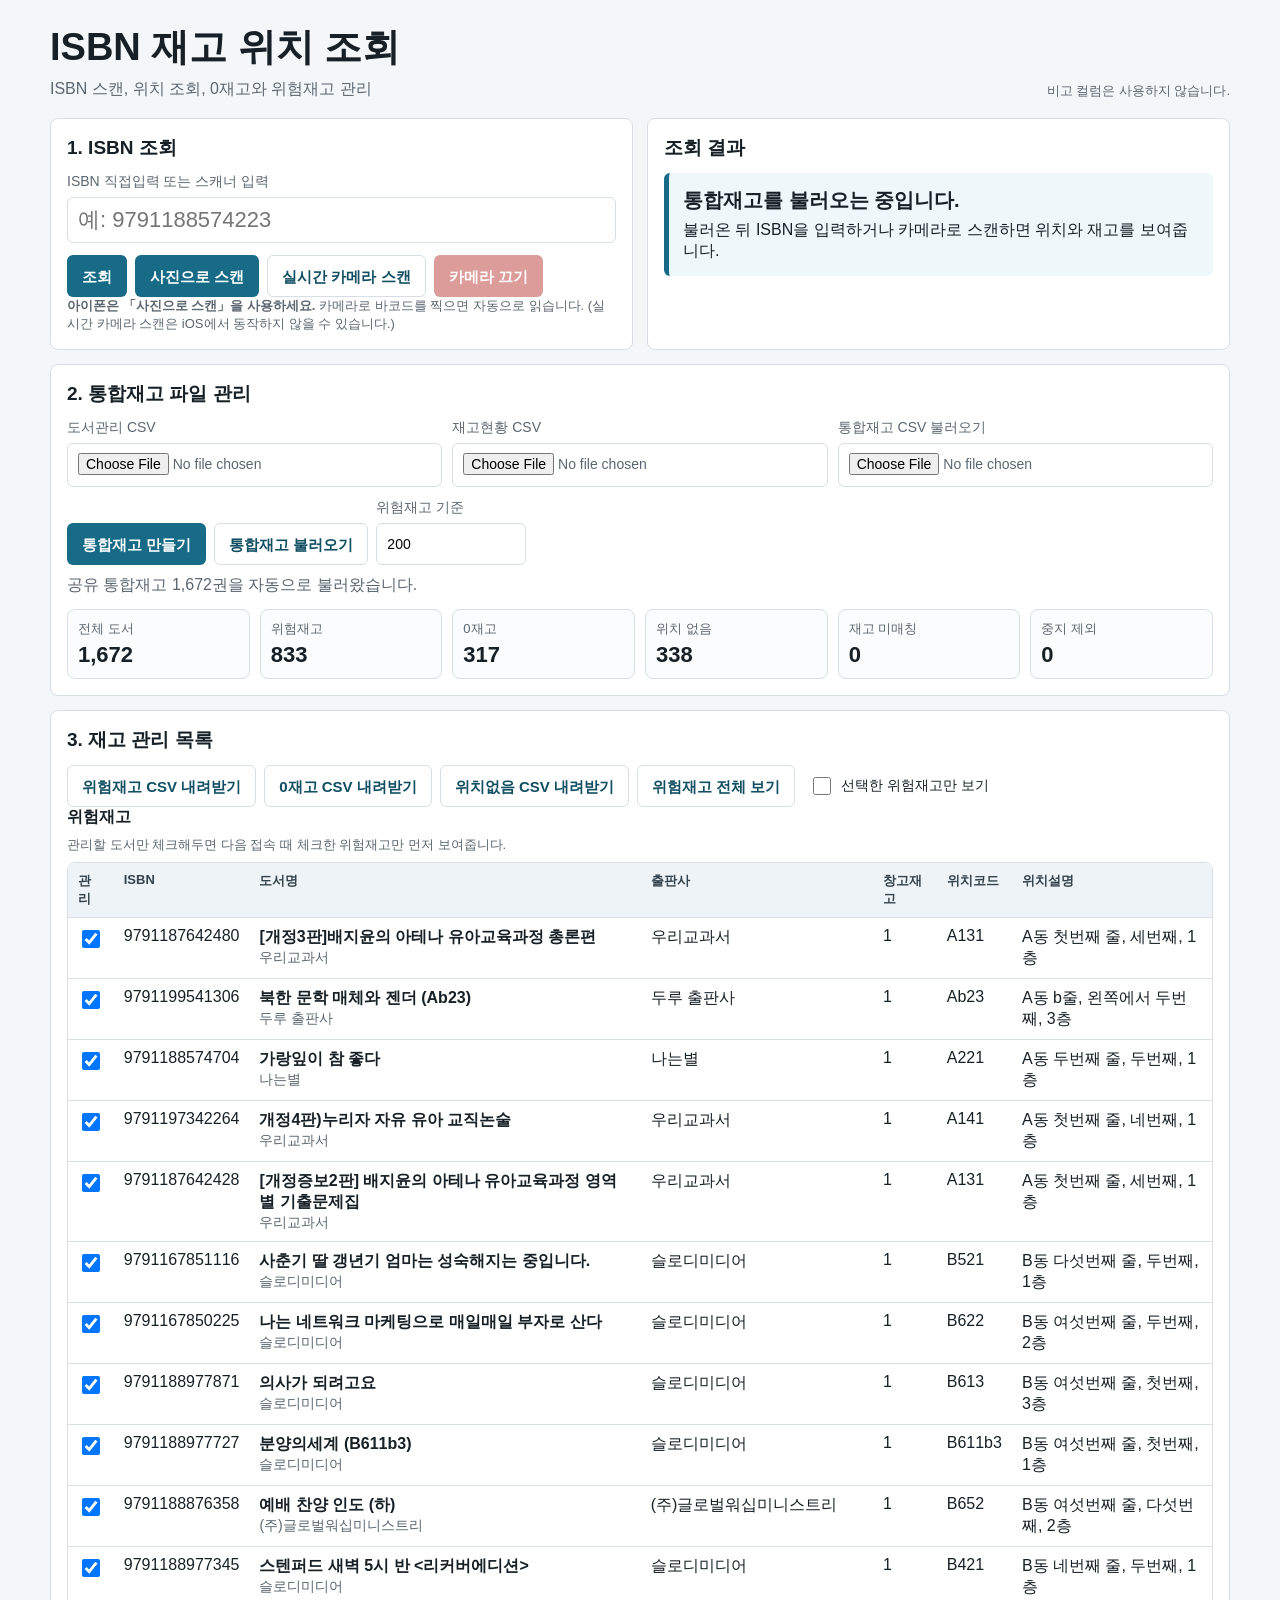
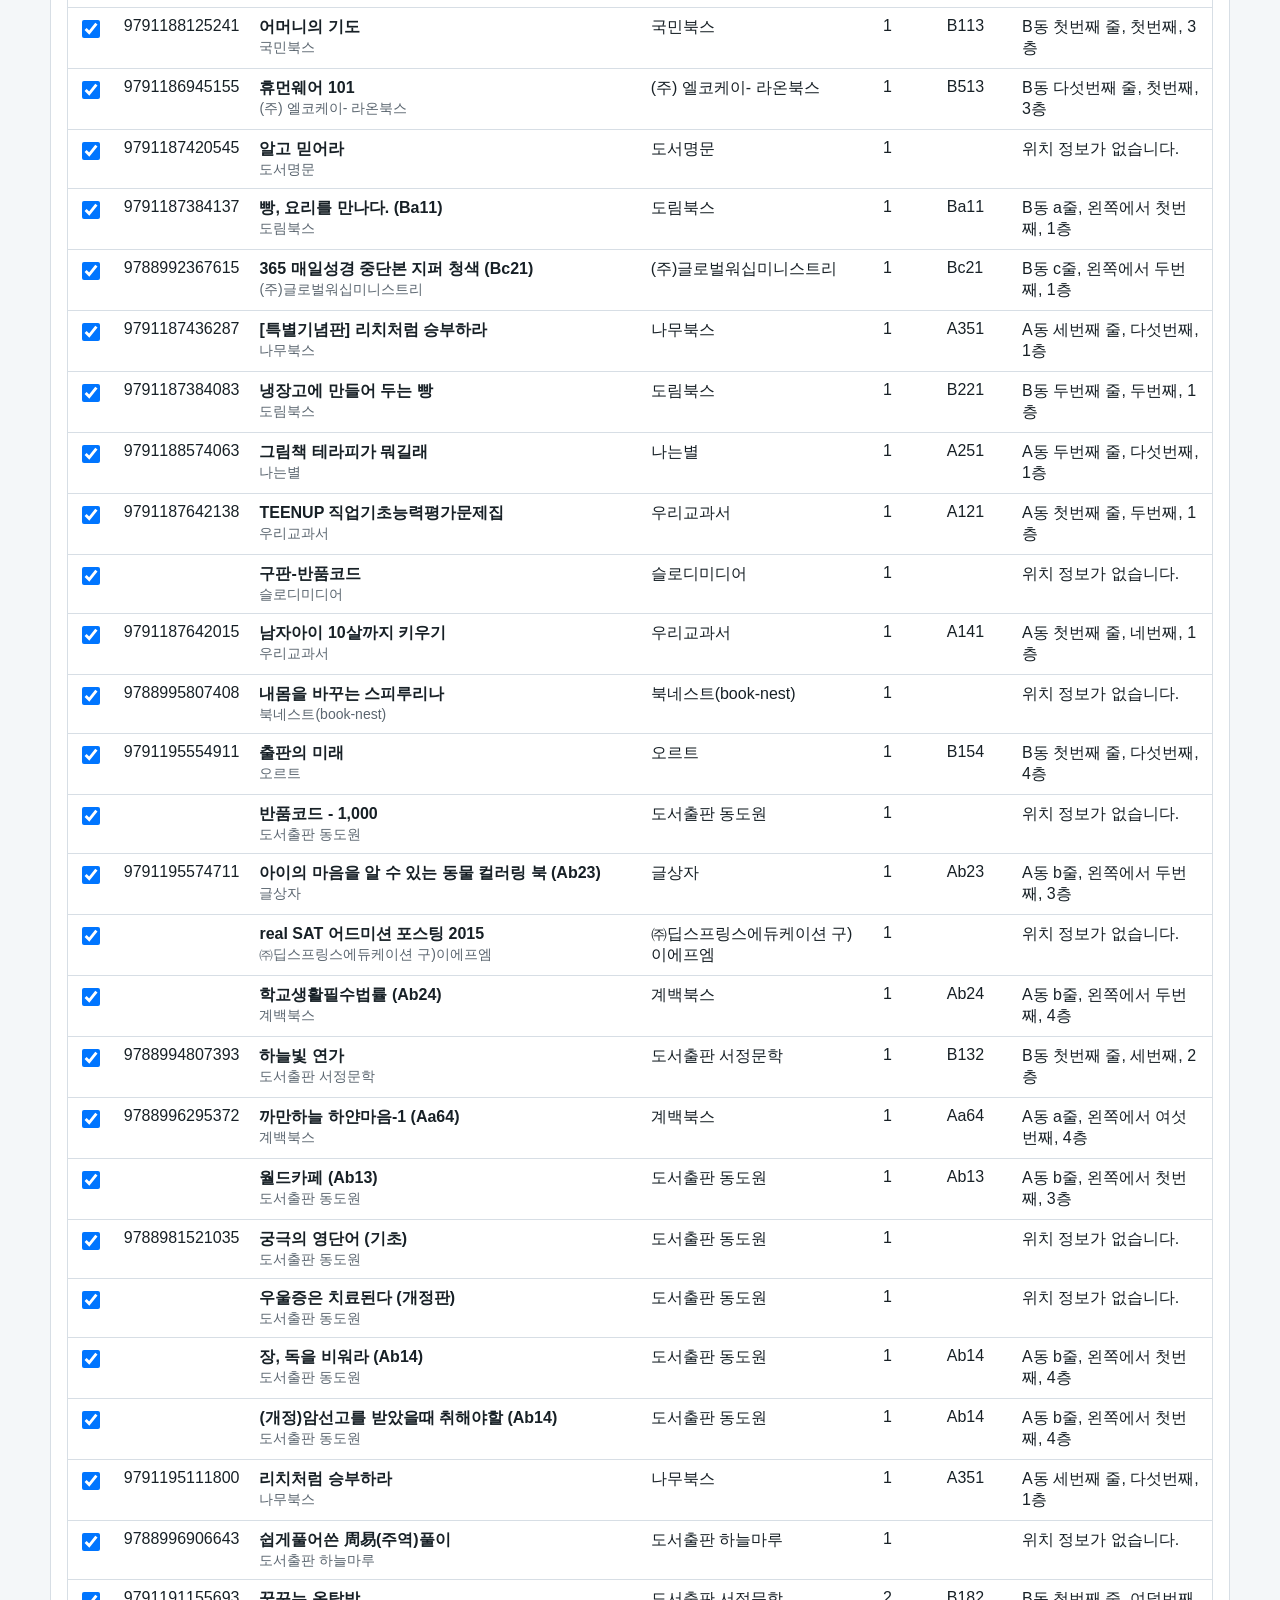
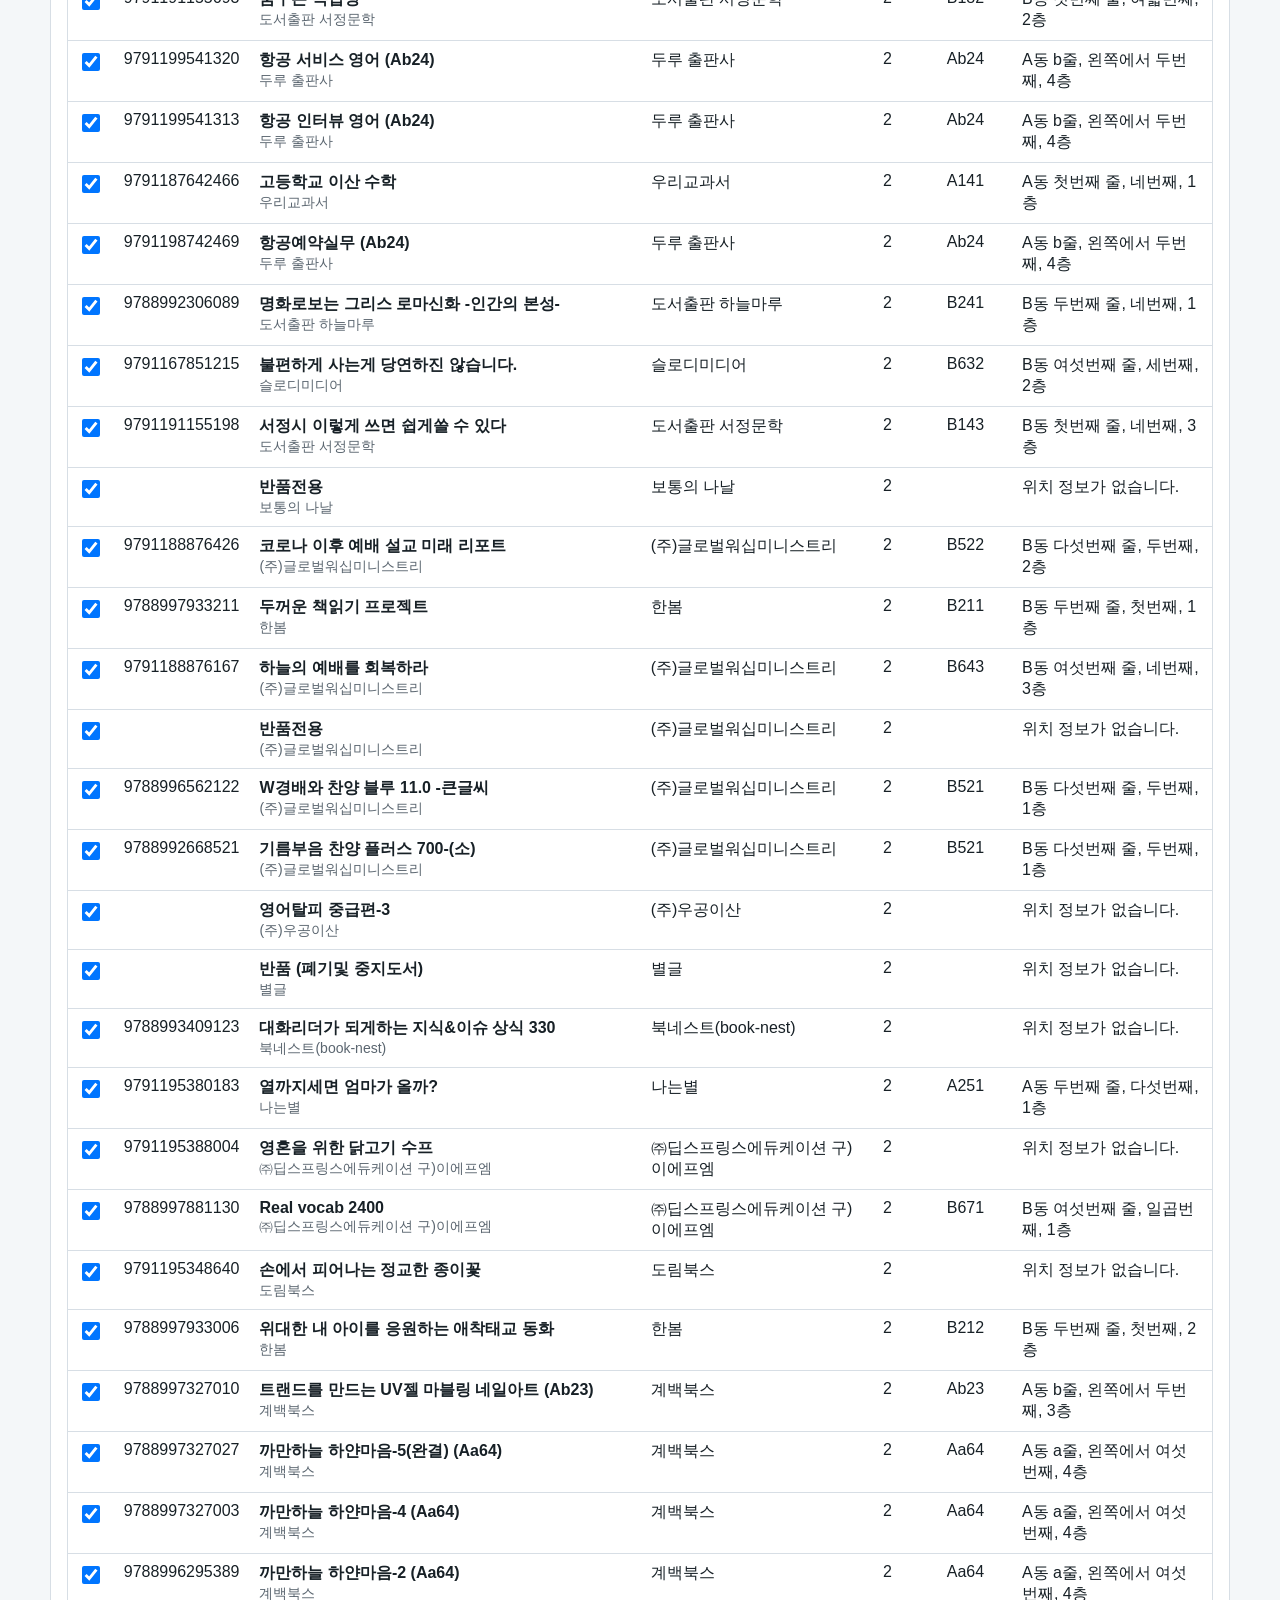
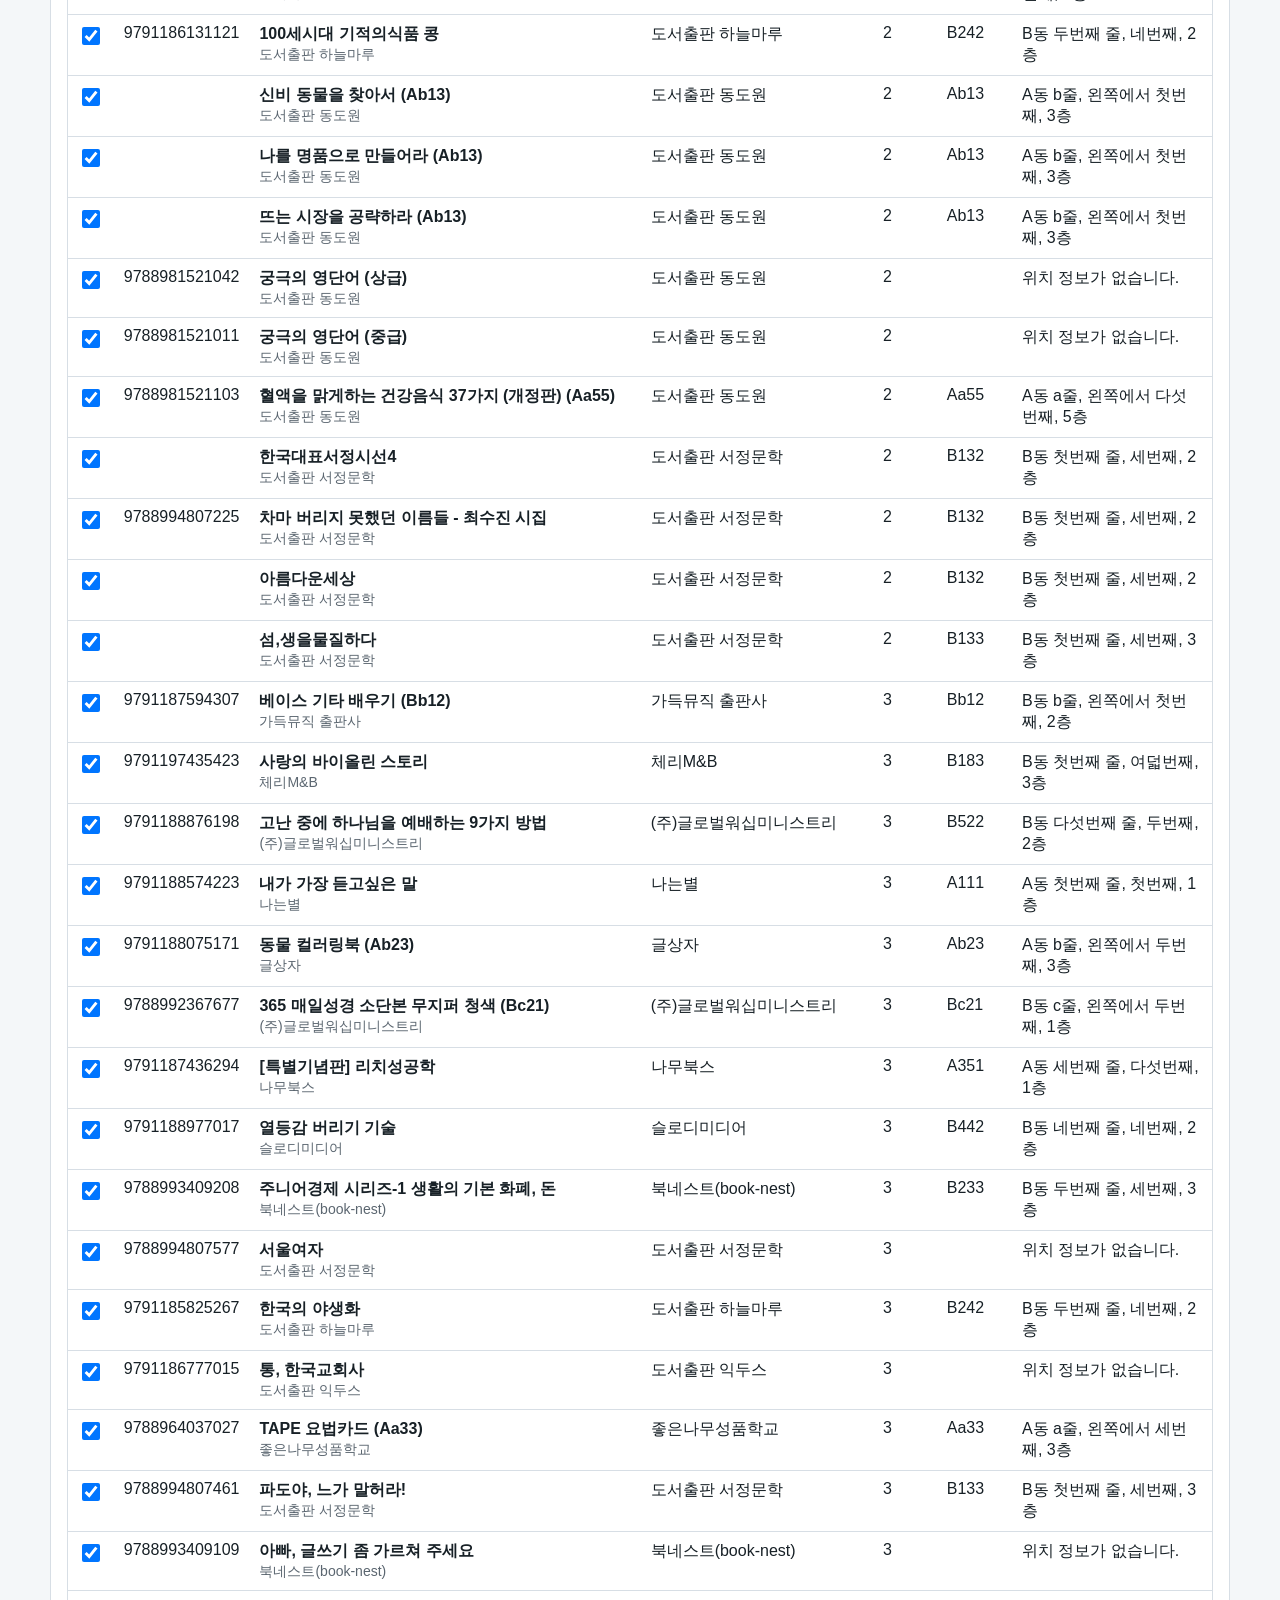
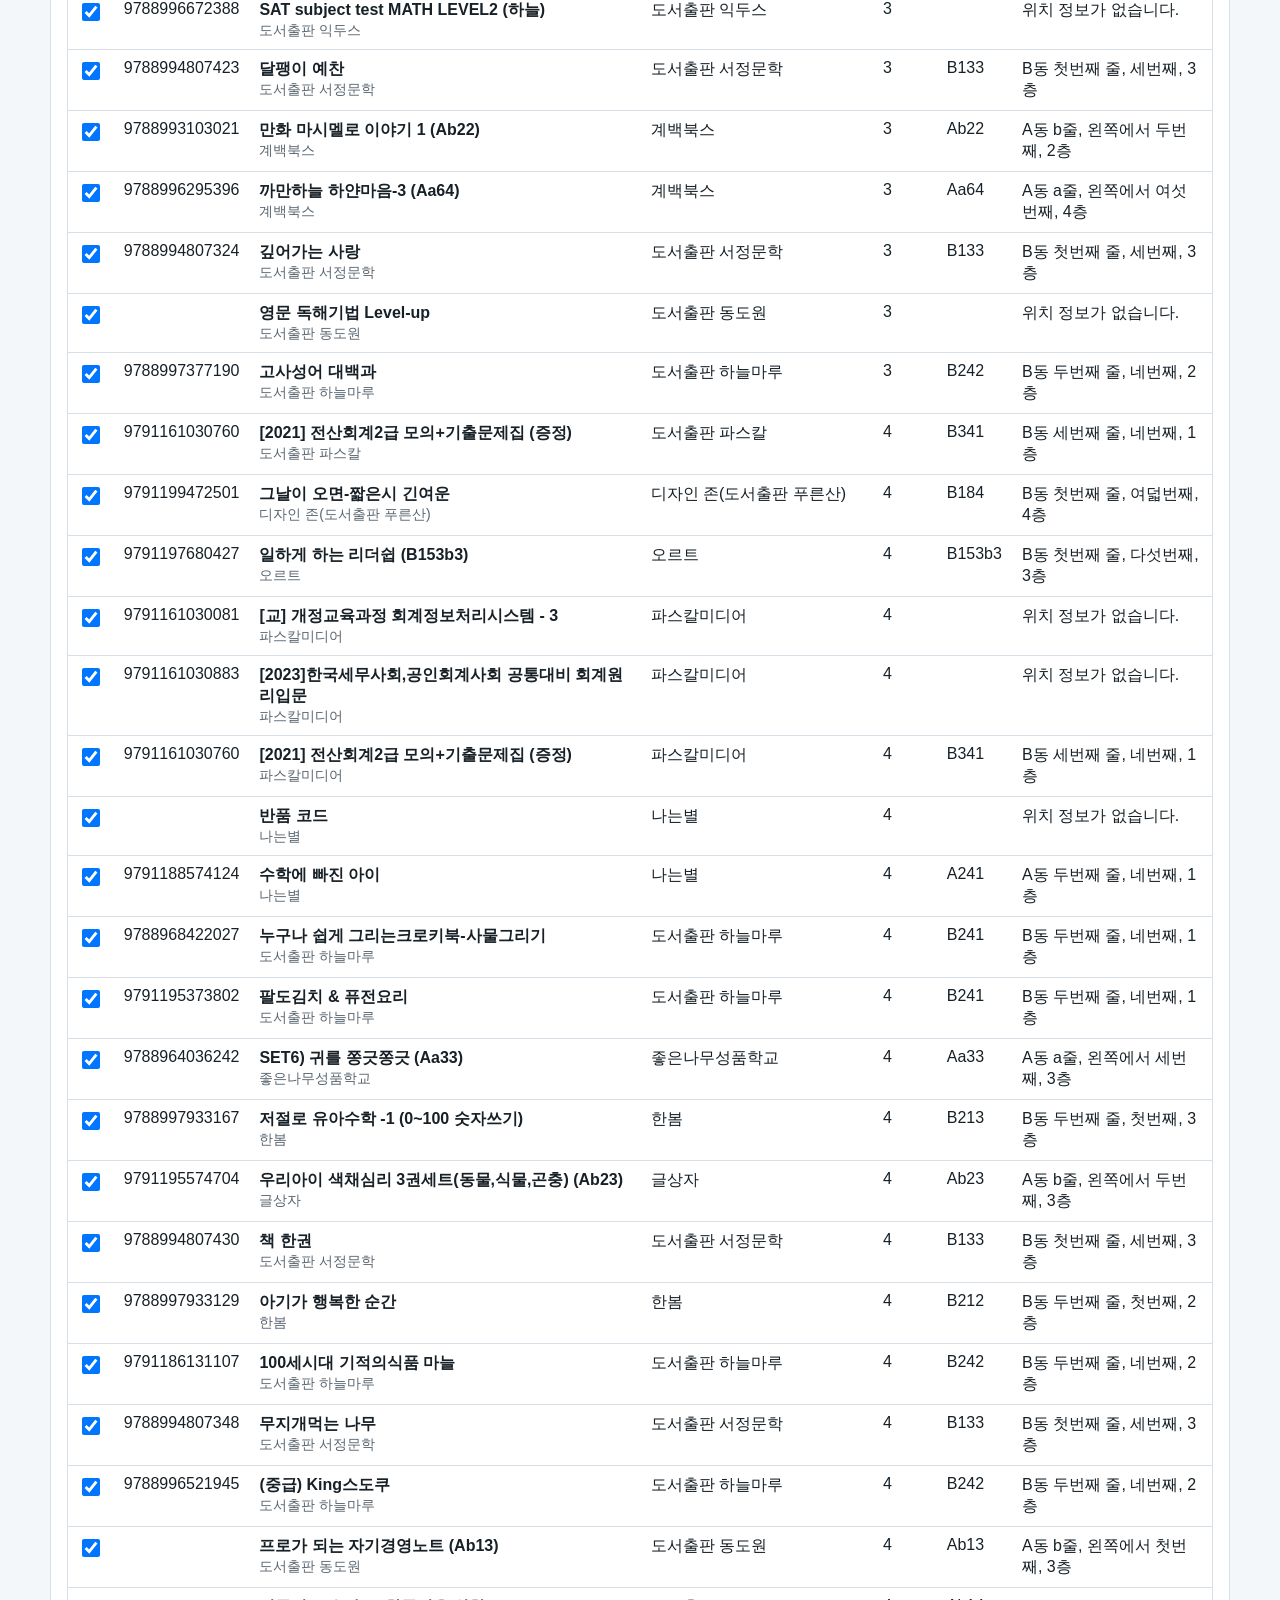
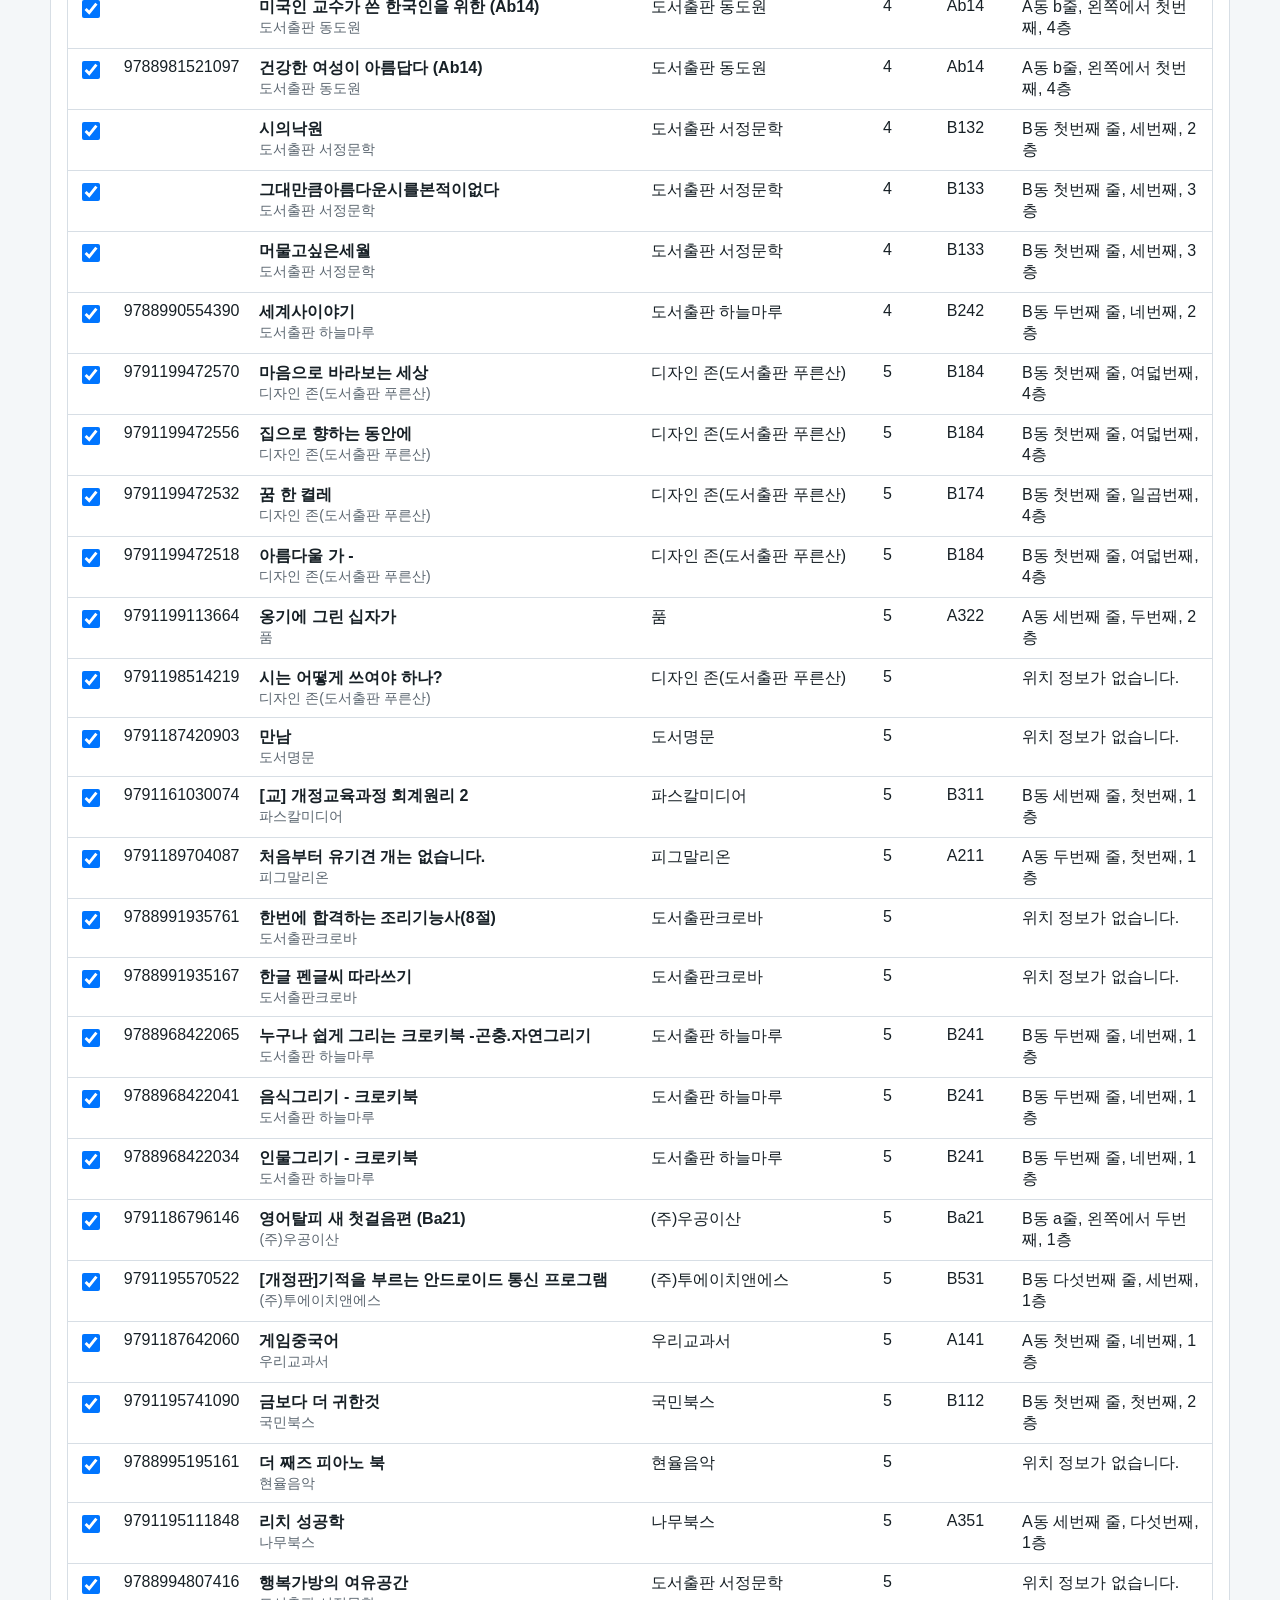
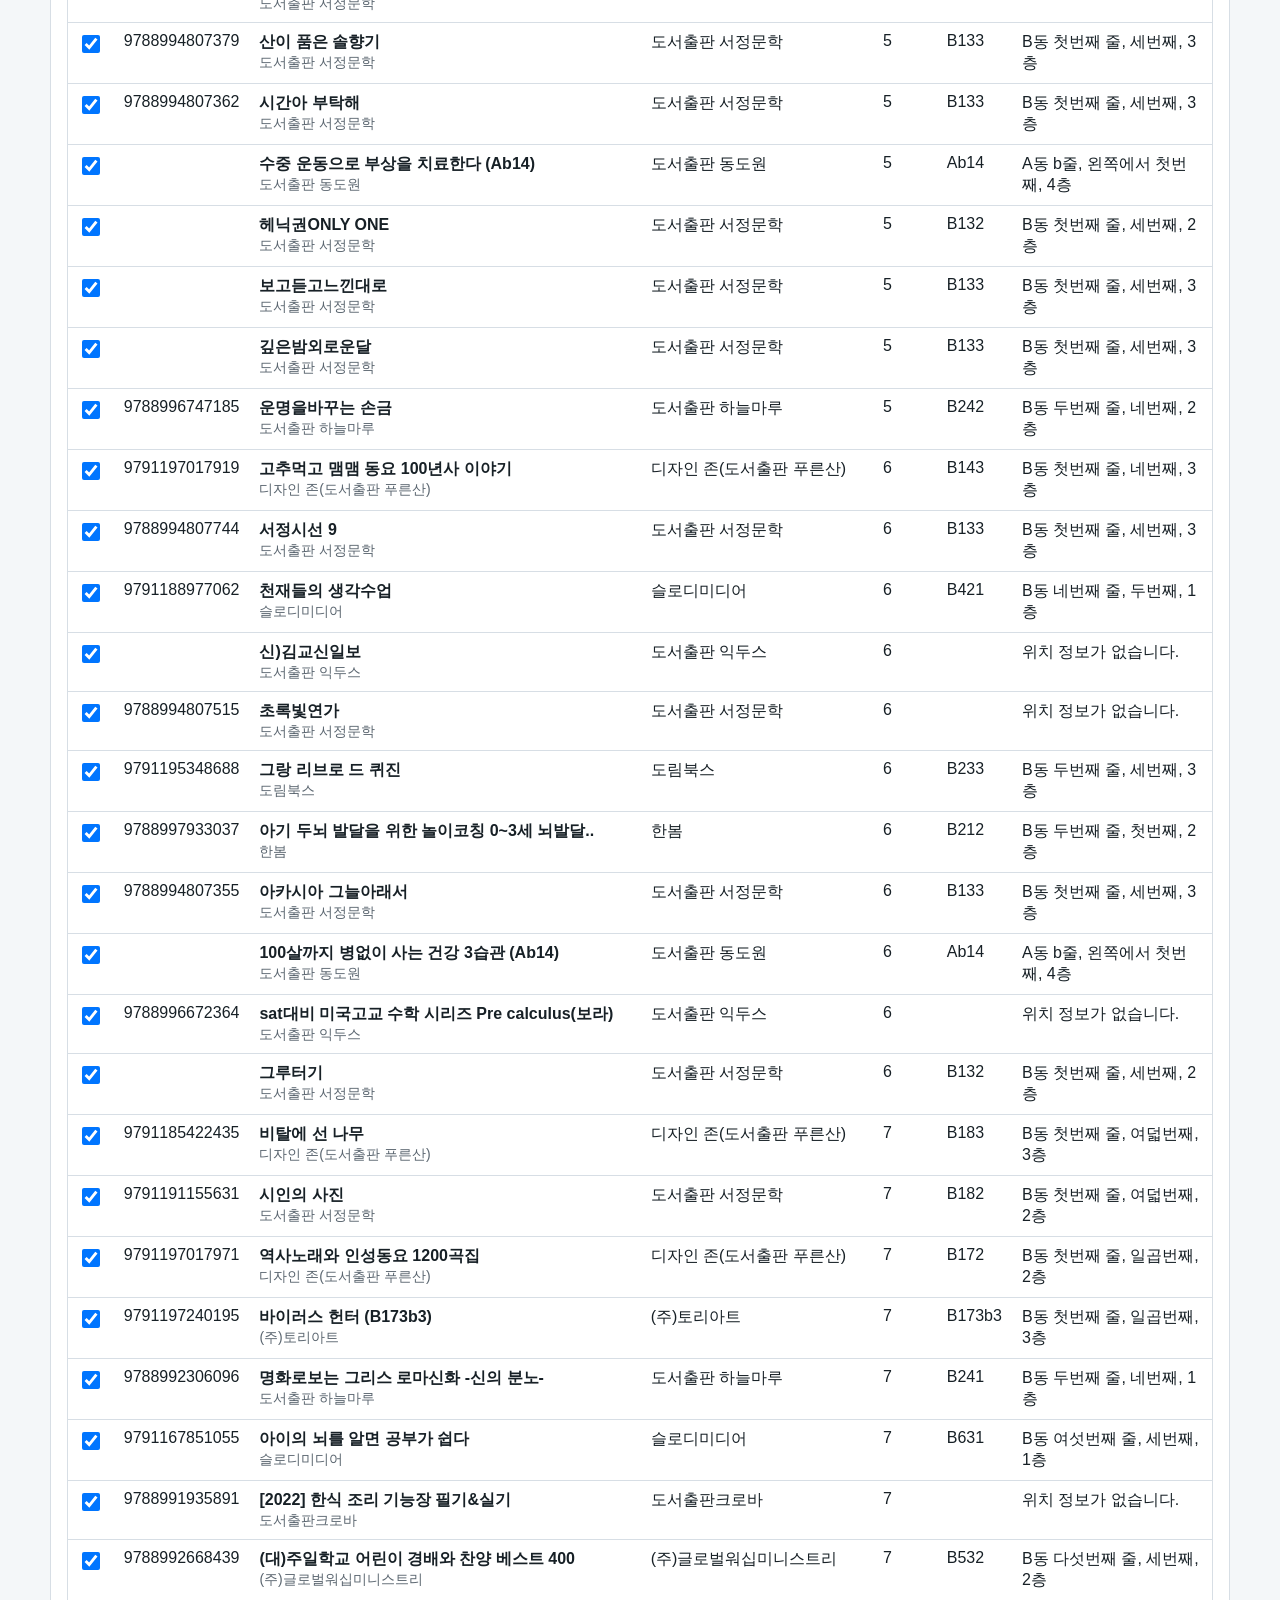
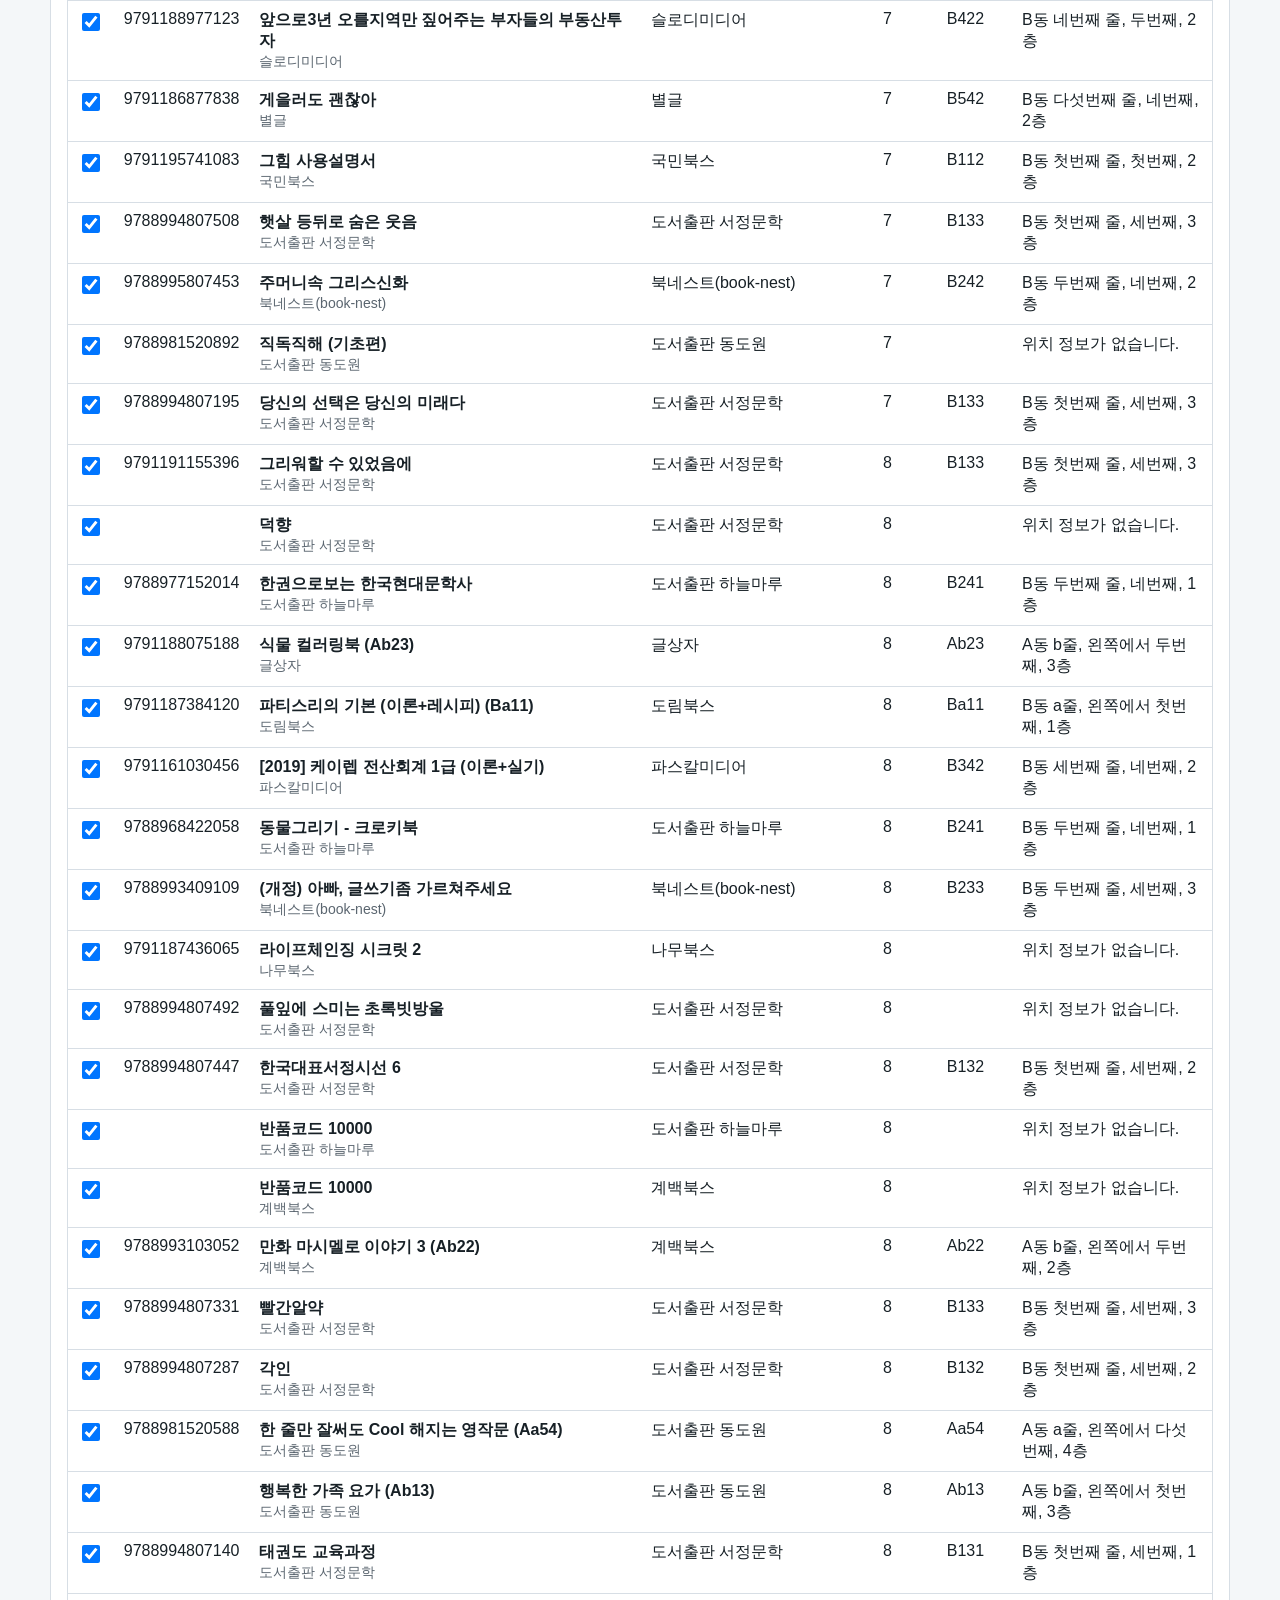
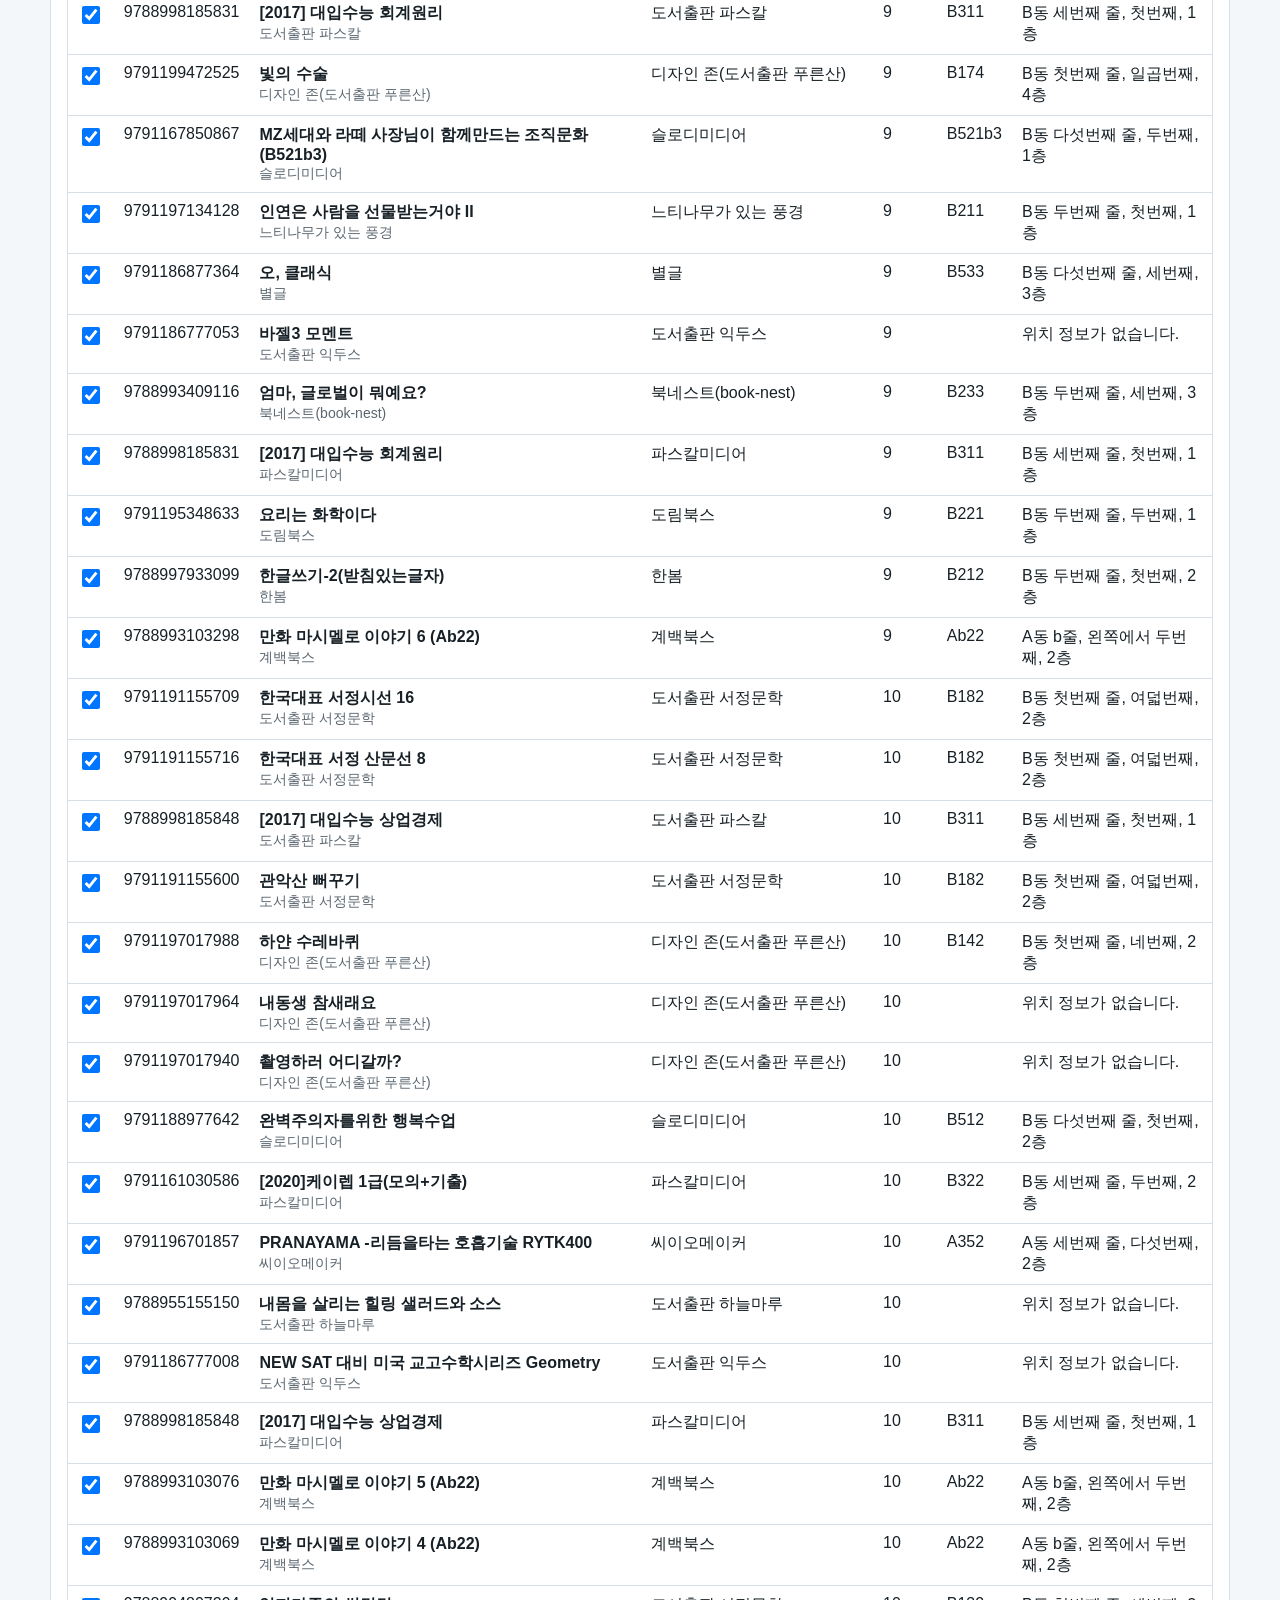
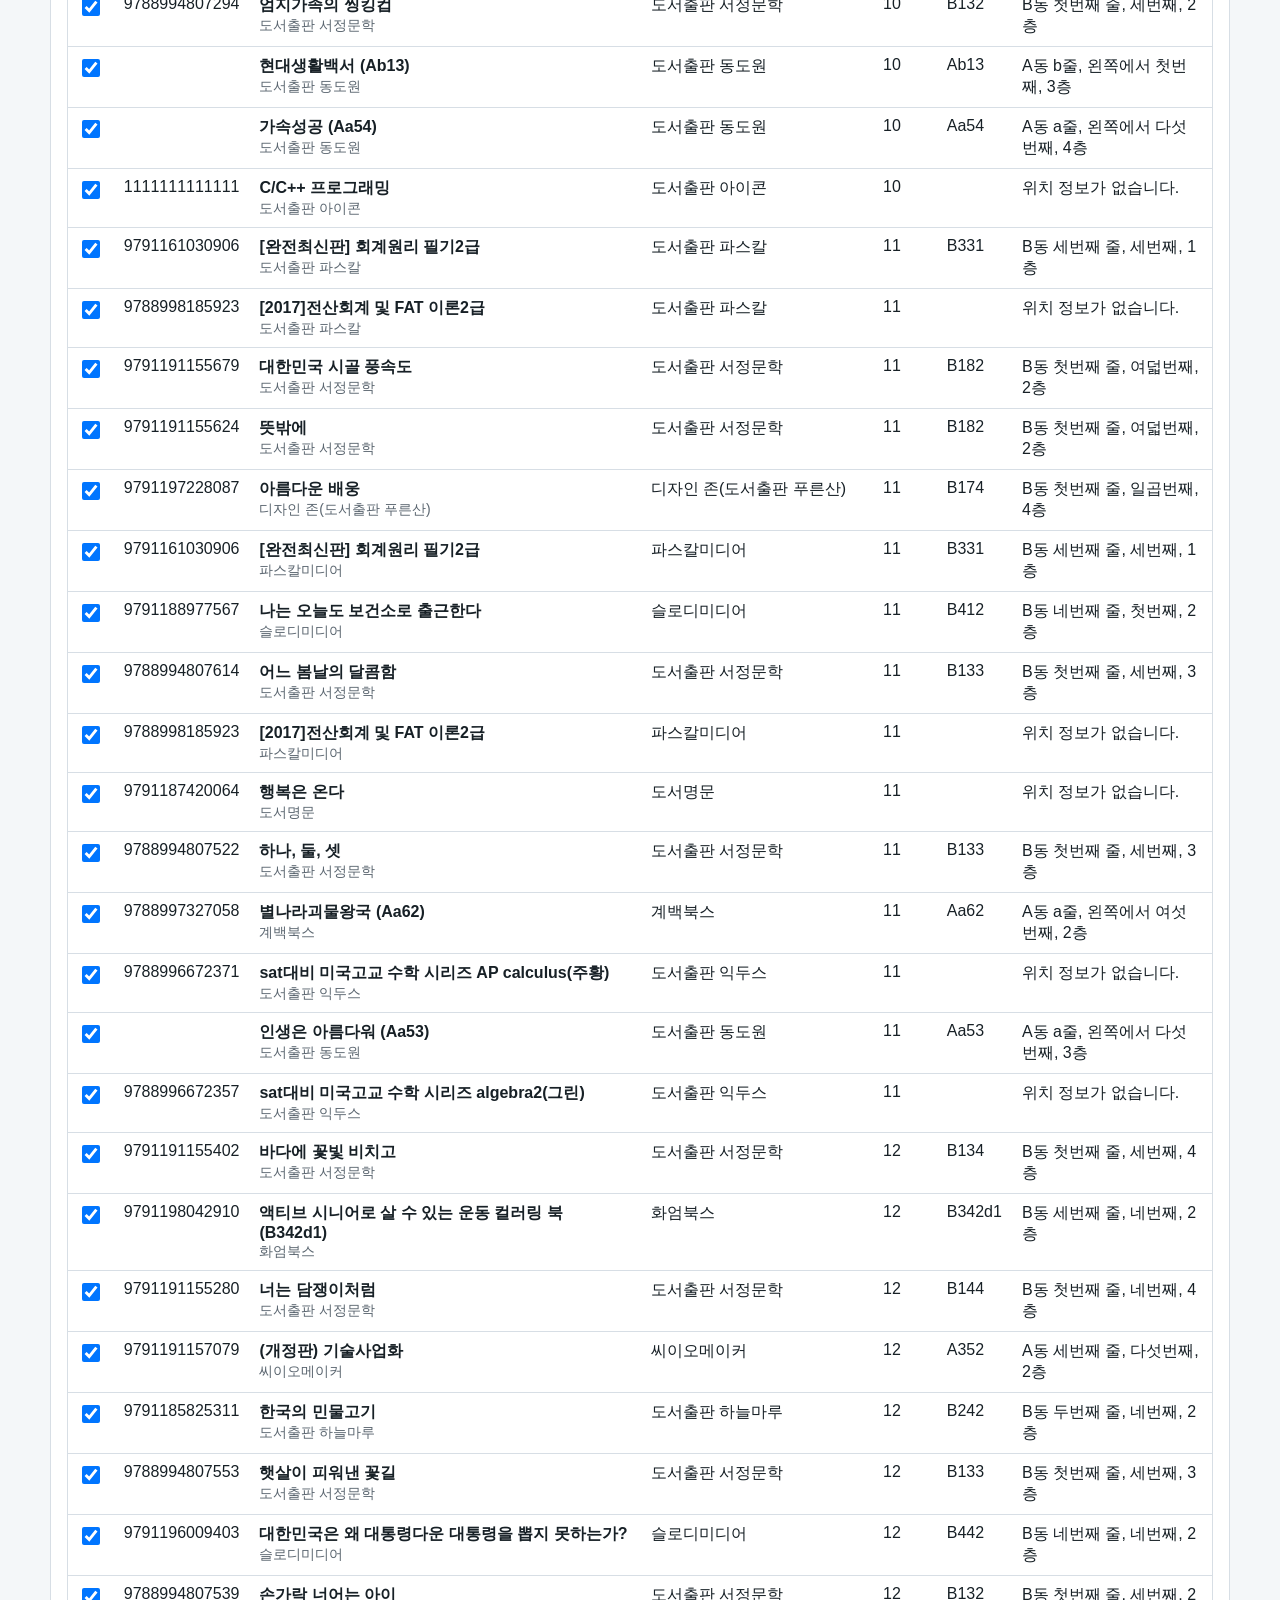
<file: index.html>
<!doctype html>
<html lang="ko">
  <head>
    <meta charset="utf-8">
    <meta name="viewport" content="width=device-width, initial-scale=1">
    <meta name="theme-color" content="#176b87">
    <meta name="mobile-web-app-capable" content="yes">
    <meta name="apple-mobile-web-app-capable" content="yes">
    <meta name="apple-mobile-web-app-title" content="도서 재고 위치">
    <meta name="apple-mobile-web-app-status-bar-style" content="default">
    <title>ISBN 재고 위치 조회</title>
    <link rel="manifest" href="manifest.webmanifest">
    <link rel="icon" href="assets/icon.svg" type="image/svg+xml">
    <link rel="apple-touch-icon" href="assets/icon-180.png">
    <link rel="stylesheet" href="styles.css">
  </head>
  <body>
    <main>
      <header>
        <div>
          <h1>ISBN 재고 위치 조회</h1>
          <p class="subtitle">ISBN 스캔, 위치 조회, 0재고와 위험재고 관리</p>
        </div>
        <div class="header-actions">
          <button id="installButton" class="secondary install-button" type="button" hidden>앱 설치</button>
          <p class="small">비고 컬럼은 사용하지 않습니다.</p>
        </div>
      </header>

      <section class="grid">
        <div class="panel">
          <h2>1. ISBN 조회</h2>
          <label>
            ISBN 직접입력 또는 스캐너 입력
            <input id="isbnInput" type="text" inputmode="numeric" autocomplete="off" placeholder="예: 9791188574223">
          </label>
          <div class="actions">
            <button id="findButton" type="button">조회</button>
            <button id="photoScanButton" type="button">사진으로 스캔</button>
            <button id="startCameraButton" class="secondary" type="button">실시간 카메라 스캔</button>
            <button id="stopCameraButton" class="danger" type="button" disabled>카메라 끄기</button>
            <input id="photoInput" type="file" accept="image/*" capture="environment" hidden>
          </div>
          <p class="small scan-help"><b>아이폰은 「사진으로 스캔」을 사용하세요.</b> 카메라로 바코드를 찍으면 자동으로 읽습니다. (실시간 카메라 스캔은 iOS에서 동작하지 않을 수 있습니다.)</p>
          <div id="cameraBox" class="camera-box">
            <video id="video" autoplay muted playsinline></video>
            <div id="html5Reader"></div>
          </div>
        </div>

        <div class="panel">
          <h2>조회 결과</h2>
          <div id="answer" class="answer">
            <strong>통합재고를 불러오는 중입니다.</strong>
            <p>불러온 뒤 ISBN을 입력하거나 카메라로 스캔하면 위치와 재고를 보여줍니다.</p>
          </div>
        </div>

        <div class="panel wide">
          <h2>2. 통합재고 파일 관리</h2>
          <div class="field-grid">
            <label>
              도서관리 CSV
              <input id="masterFile" type="file" accept=".csv,text/csv">
            </label>
            <label>
              재고현황 CSV
              <input id="stockFile" type="file" accept=".csv,text/csv">
            </label>
            <label>
              통합재고 CSV 불러오기
              <input id="mergedFile" type="file" accept=".csv,text/csv">
            </label>
          </div>
          <div class="actions">
            <button id="mergeButton" type="button">통합재고 만들기</button>
            <button id="loadMergedButton" class="secondary" type="button">통합재고 불러오기</button>
            <label class="threshold-field">
              위험재고 기준
              <input id="riskThreshold" type="number" min="1" step="1" value="200">
            </label>
          </div>
          <p id="mergeStatus" class="status">GitHub에 merged-stock.csv가 있으면 모든 기기에서 자동으로 불러옵니다.</p>

          <div class="kpis" aria-label="요약">
            <div class="kpi"><span>전체 도서</span><strong id="totalCount">0</strong></div>
            <div class="kpi"><span>위험재고</span><strong id="riskCount">0</strong></div>
            <div class="kpi"><span>0재고</span><strong id="zeroCount">0</strong></div>
            <div class="kpi"><span>위치 없음</span><strong id="noLocationCount">0</strong></div>
            <div class="kpi"><span>재고 미매칭</span><strong id="noStockCount">0</strong></div>
            <div class="kpi"><span>중지 제외</span><strong id="stoppedCount">0</strong></div>
          </div>
        </div>

        <div class="panel wide">
          <h2>3. 재고 관리 목록</h2>
          <div class="actions">
            <button id="downloadRiskButton" class="secondary" type="button" disabled>위험재고 CSV 내려받기</button>
            <button id="downloadZeroButton" class="secondary" type="button" disabled>0재고 CSV 내려받기</button>
            <button id="downloadNoLocationButton" class="secondary" type="button" disabled>위치없음 CSV 내려받기</button>
            <button id="showAllRiskButton" class="secondary" type="button">위험재고 전체 보기</button>
            <label class="inline-check">
              <input id="selectedRiskOnly" type="checkbox">
              선택한 위험재고만 보기
            </label>
          </div>

          <h3>위험재고</h3>
          <p class="small table-note">관리할 도서만 체크해두면 다음 접속 때 체크한 위험재고만 먼저 보여줍니다.</p>
          <div class="table-wrap">
            <table>
              <thead>
                <tr>
                  <th>관리</th>
                  <th>ISBN</th>
                  <th>도서명</th>
                  <th>출판사</th>
                  <th>창고재고</th>
                  <th>위치코드</th>
                  <th>위치설명</th>
                </tr>
              </thead>
              <tbody id="riskBody"></tbody>
            </table>
          </div>

          <h3 class="subtable-title">0재고</h3>
          <div class="table-wrap">
            <table>
              <thead>
                <tr>
                  <th>ISBN</th>
                  <th>도서명</th>
                  <th>출판사</th>
                  <th>창고재고</th>
                  <th>위치코드</th>
                  <th>위치설명</th>
                </tr>
              </thead>
              <tbody id="zeroBody"></tbody>
            </table>
          </div>
        </div>
      </section>
    </main>
    <script src="app.js"></script>
  </body>
</html>
</file>
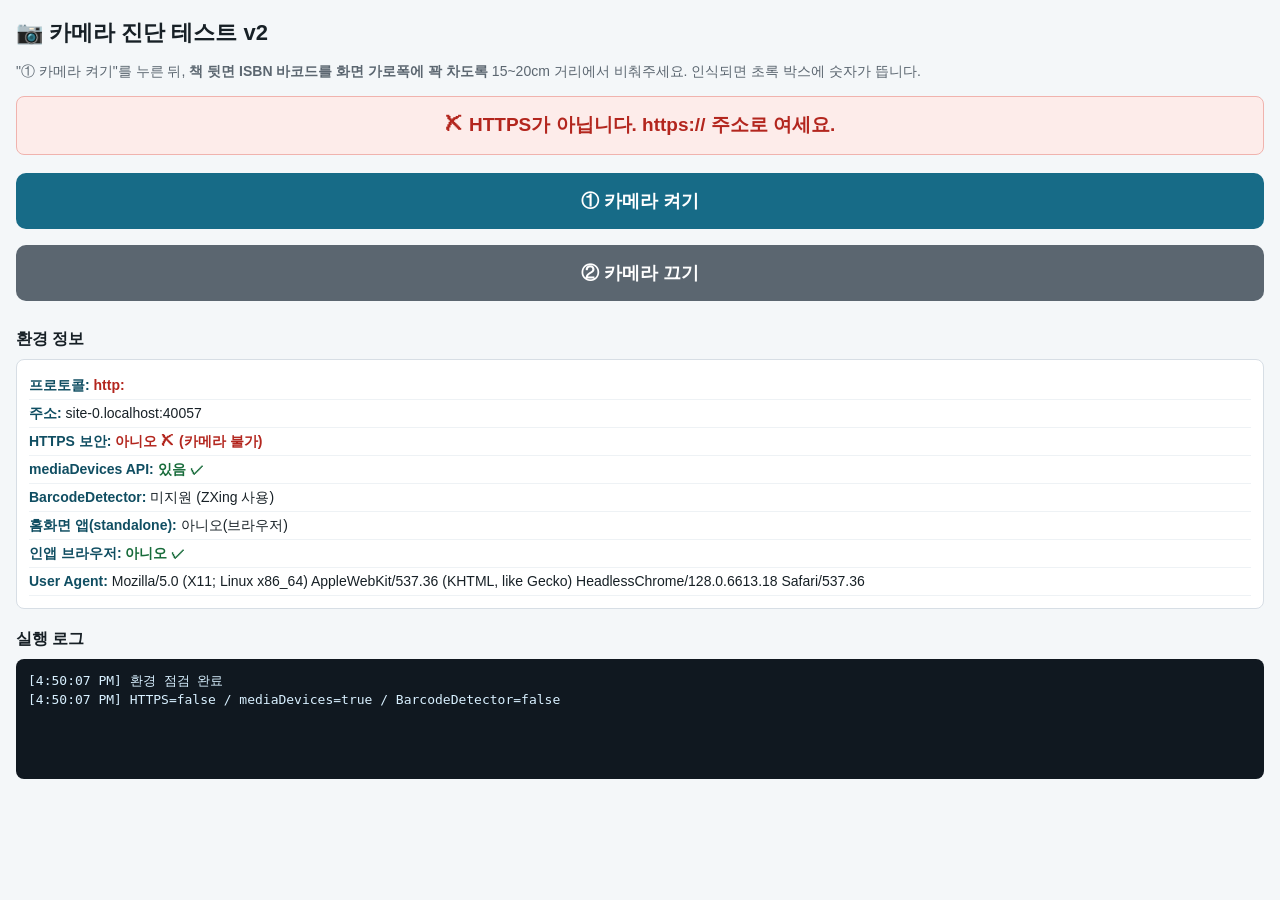
<file: camera-test.html>
<!doctype html>
<html lang="ko">
<head>
  <meta charset="utf-8">
  <meta name="viewport" content="width=device-width, initial-scale=1">
  <title>카메라 진단 테스트</title>
  <style>
    * { box-sizing: border-box; }
    body {
      margin: 0; padding: 16px;
      font-family: "Malgun Gothic", -apple-system, sans-serif;
      background: #f4f7f9; color: #172026; line-height: 1.5;
    }
    h1 { font-size: 22px; margin: 0 0 12px; }
    h2 { font-size: 16px; margin: 18px 0 8px; }
    button {
      width: 100%; min-height: 56px; font-size: 18px; font-weight: 700;
      border: none; border-radius: 10px; background: #176b87; color: #fff;
      margin: 8px 0; cursor: pointer;
    }
    button.gray { background: #5b6670; }
    .info {
      background: #fff; border: 1px solid #d7dee5; border-radius: 8px;
      padding: 12px; font-size: 14px; word-break: break-all;
    }
    .info div { padding: 3px 0; border-bottom: 1px solid #eef2f5; }
    .info b { color: #104e62; }
    .ok { color: #176b3a; font-weight: 700; }
    .bad { color: #b3261e; font-weight: 700; }
    #log {
      background: #101820; color: #d8f0ff; font-size: 13px;
      border-radius: 8px; padding: 12px; margin-top: 8px;
      white-space: pre-wrap; word-break: break-all; min-height: 120px;
      font-family: "SF Mono", Menlo, Consolas, monospace;
    }
    video {
      width: 100%; max-height: 320px; background: #000;
      border-radius: 8px; margin-top: 8px; display: none;
    }
    .step { font-size: 19px; font-weight: 800; text-align: center; padding: 14px;
      border-radius: 8px; margin: 10px 0; background: #fff7e6; color: #7a5a00;
      border: 1px solid #f0d28a; }
    .step.ok { background: #eaf6ee; color: #176b3a; border-color: #a9d8ba; }
    .step.bad { background: #fdecea; color: #b3261e; border-color: #f0b3ae; }
  </style>
</head>
<body>
  <h1>📷 카메라 진단 테스트 v2</h1>
  <p style="font-size:14px;color:#5b6670;margin-top:0">"① 카메라 켜기"를 누른 뒤, <b>책 뒷면 ISBN 바코드를 화면 가로폭에 꽉 차도록</b> 15~20cm 거리에서 비춰주세요. 인식되면 초록 박스에 숫자가 뜹니다.</p>

  <div id="bigStep" class="step">준비됨. 아래 버튼을 누르세요.</div>

  <button id="startBtn">① 카메라 켜기</button>
  <button id="stopBtn" class="gray">② 카메라 끄기</button>

  <video id="video" autoplay muted playsinline></video>

  <h2>환경 정보</h2>
  <div id="env" class="info"></div>

  <h2>실행 로그</h2>
  <div id="log"></div>

  <script>
    var logEl = document.getElementById("log");
    var stepEl = document.getElementById("bigStep");
    var video = document.getElementById("video");
    var stream = null;
    var loop = null;
    var zxing = null;

    function log(msg) {
      var t = new Date().toLocaleTimeString();
      logEl.textContent += "[" + t + "] " + msg + "\n";
      logEl.scrollTop = logEl.scrollHeight;
    }
    function step(msg, kind) {
      stepEl.textContent = msg;
      stepEl.className = "step" + (kind ? " " + kind : "");
    }

    // 전역 에러도 화면에 잡기
    window.onerror = function (m, src, line, col, err) {
      log("‼️ 전역에러: " + m + " @" + line + ":" + col);
      return false;
    };
    window.addEventListener("unhandledrejection", function (e) {
      log("‼️ Promise거부: " + (e.reason && (e.reason.message || e.reason)));
    });

    // 환경 정보 표시
    function showEnv() {
      var env = document.getElementById("env");
      function row(label, value, good) {
        var cls = good === true ? "ok" : (good === false ? "bad" : "");
        return "<div><b>" + label + ":</b> <span class='" + cls + "'>" + value + "</span></div>";
      }
      var isHttps = location.protocol === "https:";
      var hasMD = !!(navigator.mediaDevices && navigator.mediaDevices.getUserMedia);
      var hasBD = ("BarcodeDetector" in window);
      var standalone = (window.navigator.standalone === true) ||
        (window.matchMedia && window.matchMedia("(display-mode: standalone)").matches);
      var ua = navigator.userAgent;
      var inApp = /KAKAOTALK|NAVER|Instagram|FBAN|FBAV|Line|DaumApps/i.test(ua);

      var html = "";
      html += row("프로토콜", location.protocol, isHttps);
      html += row("주소", location.host, null);
      html += row("HTTPS 보안", isHttps ? "예 ✓" : "아니오 ✗ (카메라 불가)", isHttps);
      html += row("mediaDevices API", hasMD ? "있음 ✓" : "없음 ✗", hasMD);
      html += row("BarcodeDetector", hasBD ? "지원 ✓" : "미지원 (ZXing 사용)", null);
      html += row("홈화면 앱(standalone)", standalone ? "예" : "아니오(브라우저)", null);
      html += row("인앱 브라우저", inApp ? "예 ✗ (Safari로 여세요!)" : "아니오 ✓", !inApp);
      html += row("User Agent", ua, null);
      env.innerHTML = html;

      log("환경 점검 완료");
      log("HTTPS=" + isHttps + " / mediaDevices=" + hasMD + " / BarcodeDetector=" + hasBD);
      if (!isHttps) step("✗ HTTPS가 아닙니다. https:// 주소로 여세요.", "bad");
      else if (!hasMD) step("✗ 이 브라우저는 카메라 API가 없습니다.", "bad");
      else if (inApp) step("✗ 인앱 브라우저입니다. Safari로 여세요!", "bad");
    }

    document.getElementById("startBtn").addEventListener("click", function () {
      startCamera();
    });
    document.getElementById("stopBtn").addEventListener("click", function () {
      stopCamera();
      step("카메라를 껐습니다.", "");
    });

    function startCamera() {
      log("=== 카메라 켜기 시작 ===");
      step("카메라 여는 중…");

      if (!navigator.mediaDevices || !navigator.mediaDevices.getUserMedia) {
        step("✗ getUserMedia 없음", "bad");
        log("✗ navigator.mediaDevices.getUserMedia 가 없습니다.");
        return;
      }

      log("getUserMedia 호출 (고해상도 1280x720 요청)…");
      navigator.mediaDevices.getUserMedia({
        video: {
          facingMode: { ideal: "environment" },
          width: { ideal: 1920 },
          height: { ideal: 1080 }
        },
        audio: false
      }).then(function (s) {
        stream = s;
        log("✓ 카메라 스트림 획득 성공!");
        var tracks = s.getVideoTracks();
        if (tracks.length) {
          log("카메라 이름: " + (tracks[0].label || "(라벨 없음)"));
          var settings = tracks[0].getSettings ? tracks[0].getSettings() : {};
          log("해상도: " + (settings.width || "?") + "x" + (settings.height || "?"));
        }
        video.style.display = "block";
        video.setAttribute("playsinline", "true");
        video.muted = true;
        video.srcObject = s;
        return video.play();
      }).then(function () {
        log("✓ video.play() 성공 — 영상이 보이면 카메라는 정상입니다.");
        step("✓ 카메라 켜짐! 영상이 보이나요?", "ok");
        startDecoder();
      }).catch(function (err) {
        var name = err && err.name ? err.name : "?";
        log("✗ 실패: name=" + name + " / message=" + (err && err.message));
        var hint = "";
        if (name === "NotAllowedError" || name === "SecurityError")
          hint = "권한 거부됨 → 설정>Safari>카메라>허용 후 새로고침";
        else if (name === "NotFoundError" || name === "OverconstrainedError")
          hint = "후면 카메라를 못 찾음";
        else if (name === "NotReadableError")
          hint = "다른 앱이 카메라 사용 중 → 그 앱 종료";
        step("✗ 카메라 실패: " + name + (hint ? " — " + hint : ""), "bad");
      });
    }

    function startDecoder() {
      // BarcodeDetector 우선
      if ("BarcodeDetector" in window) {
        log("BarcodeDetector 발견 — 지원 포맷 확인 중…");
        window.BarcodeDetector.getSupportedFormats().then(function (fmts) {
          log("지원 포맷: " + fmts.join(", "));
          if (fmts.indexOf("ean_13") !== -1) {
            log("✓ ean_13 지원 → BarcodeDetector로 스캔 시작");
            var det = new window.BarcodeDetector({ formats: ["ean_13", "ean_8", "code_128"] });
            detectLoop(det);
          } else {
            log("ean_13 미지원 → ZXing 사용");
            useZxing();
          }
        }).catch(function (e) {
          log("BarcodeDetector 포맷 확인 실패 → ZXing 사용: " + e);
          useZxing();
        });
      } else {
        log("BarcodeDetector 없음 → ZXing 사용");
        useZxing();
      }
    }

    function detectLoop(det) {
      var scan = function () {
        if (!stream) return;
        det.detect(video).then(function (codes) {
          if (codes && codes.length) {
            log("🎉 스캔 성공! 값=" + codes[0].rawValue);
            step("🎉 인식됨: " + codes[0].rawValue, "ok");
            stopCamera();
          } else {
            loop = requestAnimationFrame(scan);
          }
        }).catch(function () {
          loop = requestAnimationFrame(scan);
        });
      };
      loop = requestAnimationFrame(scan);
    }

    function useZxing() {
      log("ZXing 스크립트 로딩 중…");
      var src = "https://cdn.jsdelivr.net/npm/@zxing/library@0.21.3/umd/index.min.js";
      var sc = document.createElement("script");
      sc.src = src;
      sc.onload = function () {
        if (!(window.ZXing && window.ZXing.BrowserMultiFormatReader)) {
          log("✗ ZXing 로드됐으나 객체 없음");
          step("✗ 스캐너 로드 실패", "bad");
          return;
        }
        log("✓ ZXing 로드 성공 → 스캔 시작");
        var hints = null;
        try {
          if (window.ZXing.DecodeHintType && window.ZXing.BarcodeFormat) {
            hints = new Map();
            hints.set(window.ZXing.DecodeHintType.POSSIBLE_FORMATS, [
              window.ZXing.BarcodeFormat.EAN_13,
              window.ZXing.BarcodeFormat.EAN_8,
              window.ZXing.BarcodeFormat.UPC_A
            ]);
            hints.set(window.ZXing.DecodeHintType.TRY_HARDER, true);
            log("EAN-13 전용 힌트 + TRY_HARDER 적용");
          }
        } catch (e) { log("힌트 설정 건너뜀: " + e); }
        zxing = new window.ZXing.BrowserMultiFormatReader(hints, 200);
        var onDecode = function (result) {
          if (!result) return;
          var v = result.getText ? result.getText() : result.text;
          if (v) {
            log("🎉 스캔 성공! 값=" + v);
            step("🎉 인식됨: " + v, "ok");
            stopCamera();
          }
        };
        try {
          if (typeof zxing.decodeFromVideoElement === "function") {
            log("decodeFromVideoElement 사용");
            zxing.decodeFromVideoElement(video, onDecode);
          } else {
            log("decodeFromVideoDevice 사용");
            zxing.decodeFromVideoDevice(null, video, onDecode);
          }
        } catch (e) {
          log("✗ ZXing 디코딩 시작 실패: " + e);
          step("✗ 스캔 시작 실패", "bad");
        }
      };
      sc.onerror = function () {
        log("✗ ZXing 스크립트 로드 실패 (네트워크?)");
        step("✗ 스캐너 다운로드 실패 — 인터넷 확인", "bad");
      };
      document.head.appendChild(sc);
    }

    function stopCamera() {
      if (loop) cancelAnimationFrame(loop);
      loop = null;
      if (zxing) { try { zxing.reset(); } catch (e) {} zxing = null; }
      if (stream) { stream.getTracks().forEach(function (t) { t.stop(); }); }
      stream = null;
      try { video.pause(); } catch (e) {}
      video.srcObject = null;
      video.style.display = "none";
      log("카메라 정지");
    }

    // 시작
    showEnv();
  </script>
</body>
</html>
</file>
<file: styles.css>
:root {
  color-scheme: light;
  font-family: "Segoe UI", "Malgun Gothic", Arial, sans-serif;
  --ink: #172026;
  --muted: #5b6670;
  --line: #d7dee5;
  --paper: #ffffff;
  --wash: #f4f7f9;
  --brand: #176b87;
  --brand-dark: #104e62;
  --warn: #b3261e;
  --safe: #176b3a;
}

* {
  box-sizing: border-box;
}

body {
  margin: 0;
  background: var(--wash);
  color: var(--ink);
}

main {
  width: min(1180px, calc(100% - 28px));
  margin: 0 auto;
  padding: 22px 0 36px;
}

header {
  display: flex;
  align-items: end;
  justify-content: space-between;
  gap: 18px;
  margin-bottom: 18px;
}

.header-actions {
  display: flex;
  align-items: center;
  gap: 10px;
}

.install-button {
  white-space: nowrap;
}

h1,
h2,
h3,
p {
  margin: 0;
}

h1 {
  font-size: clamp(24px, 4vw, 38px);
  letter-spacing: 0;
}

h2 {
  font-size: 19px;
  margin-bottom: 12px;
}

h3 {
  font-size: 16px;
  margin-bottom: 8px;
}

.subtitle {
  color: var(--muted);
  margin-top: 6px;
}

.grid {
  display: grid;
  grid-template-columns: 1fr 1fr;
  gap: 14px;
}

.panel {
  background: var(--paper);
  border: 1px solid var(--line);
  border-radius: 8px;
  padding: 16px;
}

.wide {
  grid-column: 1 / -1;
}

.field-grid {
  display: grid;
  grid-template-columns: repeat(3, 1fr);
  gap: 10px;
}

label {
  display: grid;
  gap: 6px;
  color: var(--muted);
  font-size: 14px;
}

input[type="file"],
input[type="text"],
input[type="number"] {
  width: 100%;
  border: 1px solid var(--line);
  border-radius: 6px;
  min-height: 44px;
  padding: 9px 10px;
  font: inherit;
  background: white;
}

input[type="checkbox"] {
  width: 18px;
  height: 18px;
}

input[type="text"] {
  font-size: 22px;
  letter-spacing: 0;
}

.actions {
  display: flex;
  flex-wrap: wrap;
  align-items: end;
  gap: 8px;
  margin-top: 12px;
}

.threshold-field {
  width: 150px;
}

.threshold-field input {
  min-height: 42px;
}

.inline-check {
  display: inline-flex;
  grid-template-columns: none;
  align-items: center;
  gap: 7px;
  min-height: 42px;
  padding: 0 6px;
  color: var(--ink);
}

button {
  min-height: 42px;
  border: 1px solid transparent;
  border-radius: 6px;
  padding: 0 14px;
  background: var(--brand);
  color: white;
  font: 700 15px/1 "Segoe UI", "Malgun Gothic", Arial, sans-serif;
  cursor: pointer;
}

button:hover {
  background: var(--brand-dark);
}

button.secondary {
  background: white;
  color: var(--brand-dark);
  border-color: var(--line);
}

button.secondary:hover {
  background: #eef5f7;
}

button.danger {
  background: var(--warn);
}

button:disabled {
  opacity: .45;
  cursor: not-allowed;
}

.status {
  margin-top: 10px;
  min-height: 22px;
  color: var(--muted);
}

.result {
  display: grid;
  gap: 10px;
}

.answer {
  border-left: 5px solid var(--brand);
  background: #eef8fa;
  padding: 14px;
  border-radius: 6px;
  min-height: 86px;
}

.answer strong {
  display: block;
  font-size: 20px;
  margin-bottom: 6px;
}

.answer .stock-risk {
  color: var(--warn);
  font-weight: 800;
}

.answer .stock-safe {
  color: var(--safe);
  font-weight: 800;
}

.publisher {
  color: var(--muted);
  font-size: 14px;
}

.camera-box {
  display: none;
  margin-top: 12px;
  border: 1px solid var(--line);
  border-radius: 8px;
  overflow: hidden;
  background: #101820;
}

video {
  display: block;
  width: 100%;
  max-height: 360px;
  object-fit: cover;
}

#html5Reader {
  display: none;
  background: #101820;
}

#html5Reader video {
  max-height: 360px;
}

.table-wrap {
  overflow: auto;
  border: 1px solid var(--line);
  border-radius: 8px;
  margin-bottom: 16px;
}

.subtable-title {
  margin-top: 14px;
}

.table-note {
  margin-bottom: 8px;
}

.manage-cell {
  text-align: center;
}

table {
  width: 100%;
  border-collapse: collapse;
  min-width: 760px;
  background: white;
}

th,
td {
  border-bottom: 1px solid var(--line);
  padding: 9px 10px;
  text-align: left;
  vertical-align: top;
}

th {
  position: sticky;
  top: 0;
  background: #edf3f6;
  font-size: 13px;
  color: #34424d;
}

.small {
  color: var(--muted);
  font-size: 13px;
}

.kpis {
  display: grid;
  grid-template-columns: repeat(6, 1fr);
  gap: 10px;
  margin-top: 12px;
}

.kpi {
  border: 1px solid var(--line);
  border-radius: 8px;
  padding: 10px;
  background: #fbfcfd;
}

.kpi span {
  display: block;
  color: var(--muted);
  font-size: 13px;
}

.kpi strong {
  display: block;
  margin-top: 4px;
  font-size: 22px;
}

@media (max-width: 820px) {
  header,
  .grid,
  .field-grid,
  .kpis {
    grid-template-columns: 1fr;
  }

  header {
    display: block;
  }

  .panel,
  main {
    width: 100%;
  }
}
</file>
